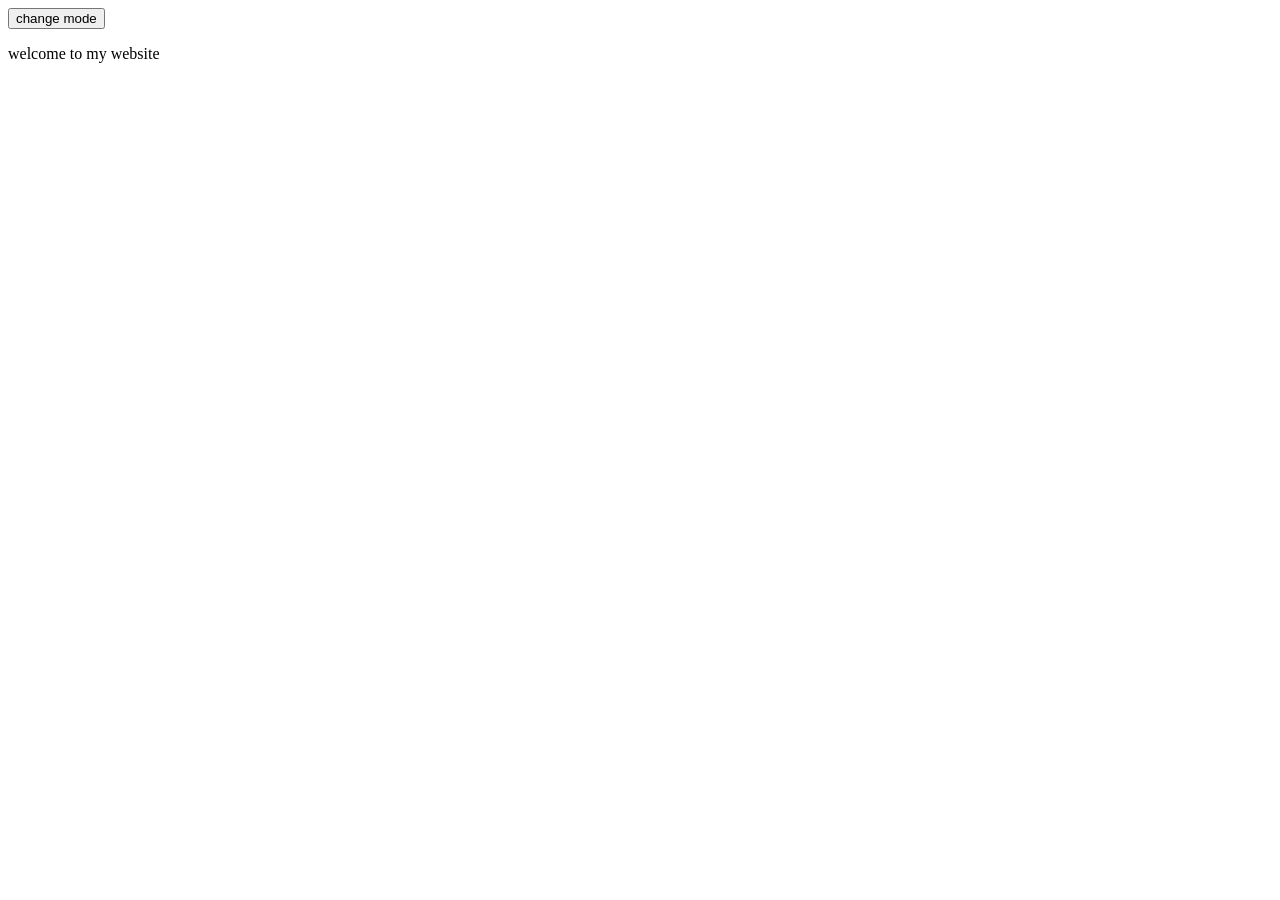
<file: index.html>
<!DOCTYPE html>
<html lang="en">
<head>
    <meta charset="UTF-8">
    <meta name="viewport" content="width=device-width, initial-scale=1.0">
    <title>Document</title>
    <link rel="stylesheet" href="style.css">
</head>
<body>
    <button id="mode">change mode</button>
    <p>welcome to my website</p>
    <script src="script.js"></script>
</body>
</html>
</file>
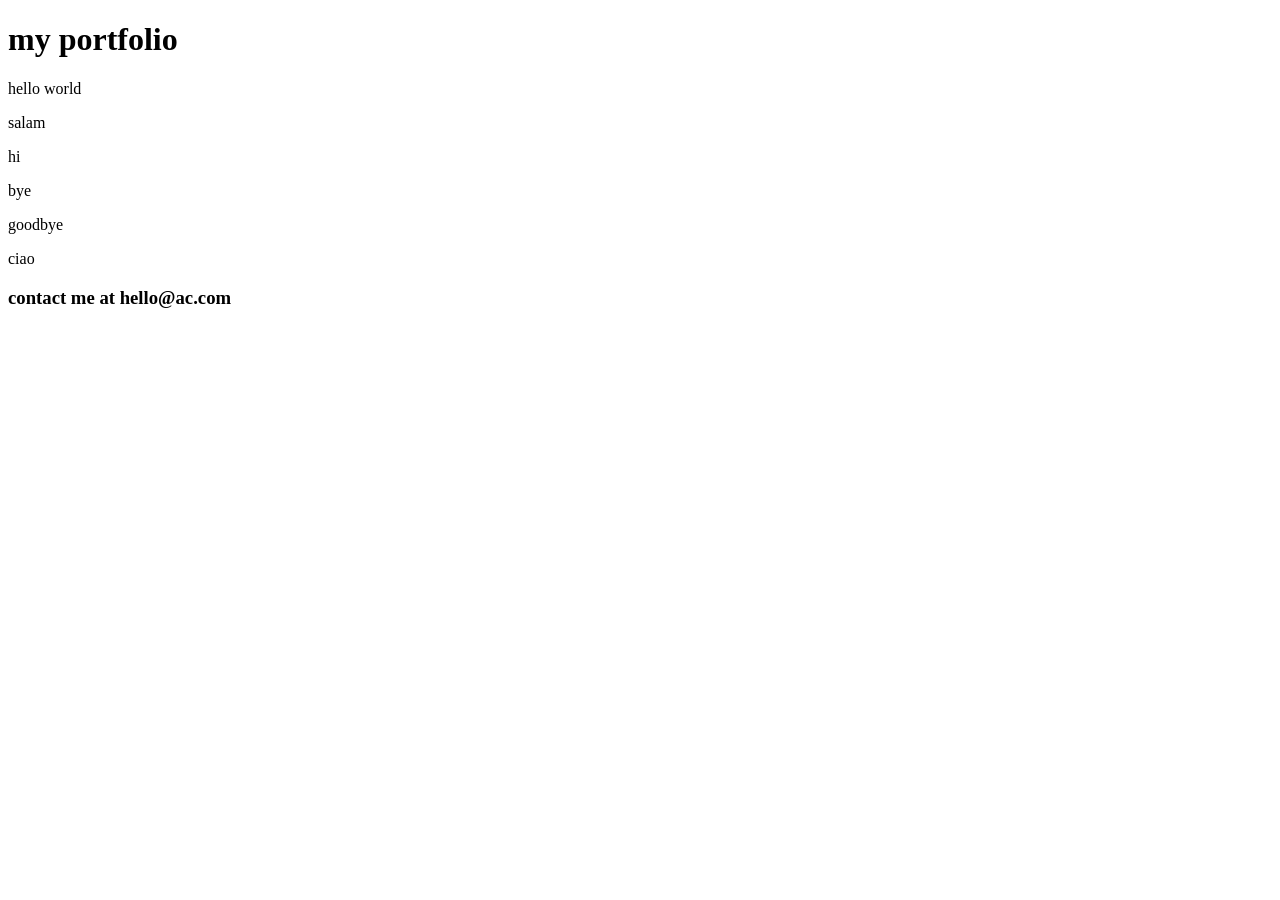
<file: inddex.html>
<!DOCTYPE html>
<html lang="en">
<head>
    <meta charset="UTF-8">
    <meta name="viewport" content="width=device-width, initial-scale=1.0">
    <title>my first code life</title>
</head>
<body>
    <!-- <img k liye>
    <img src="/notebook.jpg" alt="notebook" height="100">
    <br>
    <hr>
    <***************************************>

     <in teen alag chezo k liye >
    <b>Bold</b>
    <br>
    <i>Italic</i>
    <br>
    <u>Underlined</u>
    <br>
    <hr>
    <br>
    <br>
    <br>
    <br>
    **********************************************

    <big text me bara or small tag me chota>
    <big>this tag show big text</big>
    <hr>
    <small>this tag show small text</small>
    <hr>
    **********************************************

    <subscript yani H2O or supercript 3 2 =9 >
    <P>H<sub>2</sub>O</P>
    <br>
    <P>3<sup>2</sup> =9</P>
    <hr>
     **********************************************
 
     <pre yani jese paragraph jese likho wesa hi ata h lekin pre k istemal se text me gep ata h browzer pr>
   <Pre>Lorem ipsum dolor,                          sit amet consectetur adipisicing elit. Aliquam molestias, error vel illum iure laudantium tenetur, dolores quisquam sequi velit esse ducimus nulla porro ipsam iusto praesentium, sit beatae provident.</Pre>
   <hr>
   ************************************************ -->

   <!-- <header k liye bna rhe h hum > -->
    <header>
     <H1>my portfolio</H1>
</header>
    
    <!-- beech ka part k liye main h  -->
     <main>
     <!-- <section>education :  NSIT (CEO) | school (MAS)</section>
     <section>experiences : Microsoft | Computing yard |  Khanhouse</section>
     <article>my story :</article>
     <a href="https:\\google.com" target="_main"><img src="https://media.wired.com/photos/5926ffe47034dc5f91bed4e8/191:100/w_1280,c_limit/google-logo.jpg"
     alt="google" width="50"></a>
     <aside>this is an tag</aside> -->

     <div>
     <p>hello world</p>
     <P>salam</P>
     <P>hi</P>
    </div>

      <div>
        <P>bye</P>
        <P>goodbye</P>
        <P>ciao</P>
      </div>


     </main>

     <!-- end ka par footer hota  h  -->
     <footer>
        <h3>contact me at hello@ac.com</h3>
     </footer> 

</body>
</html>
</file>
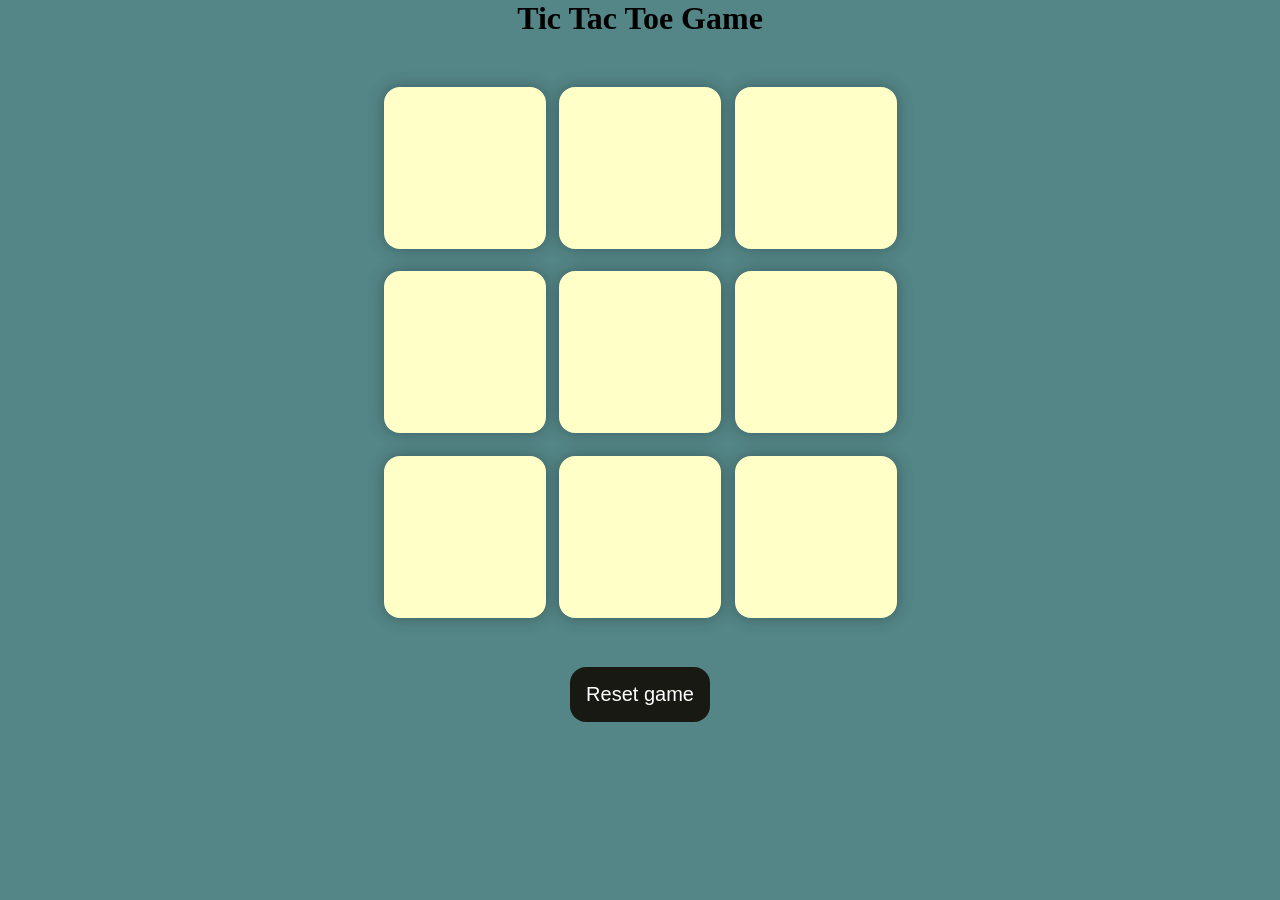
<file: index1.html>
<!DOCTYPE html>
<html lang="en">
<head>
    <meta charset="UTF-8">
    <meta name="viewport" content="width=device-width,initial-scale=1.0">
    <title>tic-tac-toe game</title>
    <link rel="stylesheet" href="style1.css">
</head>
<body>
    <div class="msg-container  hide ">
        <p id="msg">Winner</p>
    <button id="new-btn">New Game</button>
    </div>
    <main>
    <h1>Tic Tac Toe Game</h1>
    <div class="container">
    <div class="game">
        <button class="box"></button>
        <button class="box"></button>
        <button class="box"></button>
        <button class="box"></button>
        <button class="box"></button>
        <button class="box"></button>
        <button class="box"></button>
        <button class="box"></button>
        <button class="box"></button>
    </div>
    </div>
    <button id="reset-btn">Reset game</button>
    </main>
   <script src="script1.js"></script>  
</body>
</html>
</file>
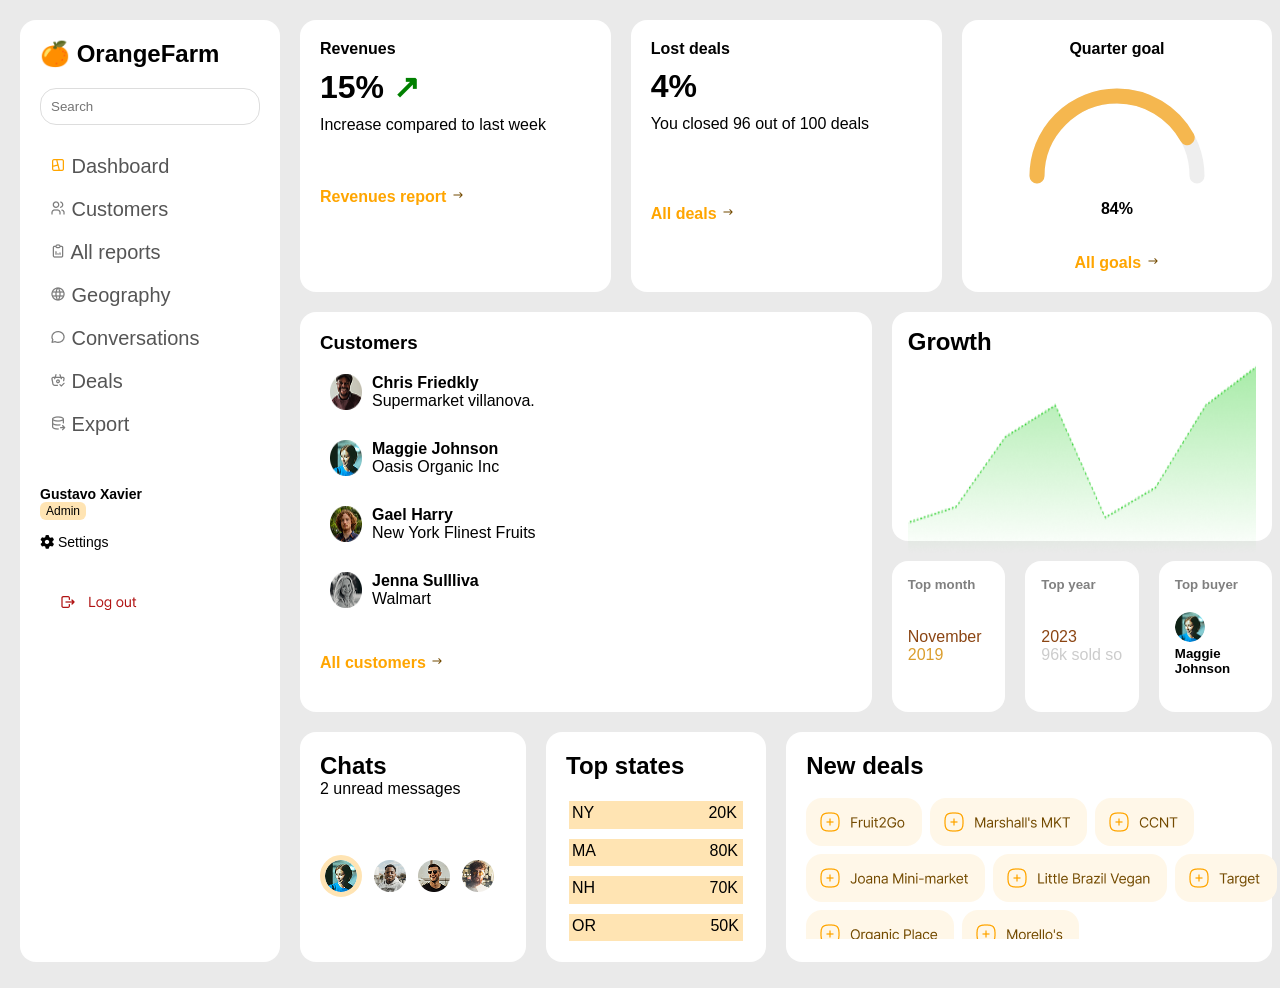
<file: index10.html>
<!DOCTYPE html>
<html lang="en">
  <head>
    <meta charset="UTF-8" />
    <meta name="viewport" content="width=device-width, initial-scale=1.0" />
    <title>Document</title>
  </head>
  <body>
    <link rel="stylesheet" href="indec10.css" />
    <link rel="stylesheet" href="https://cdnjs.cloudflare.com/ajax/libs/font-awesome/6.5.1/css/all.min.css"/>
    <div class="dashboard">
      <aside class="sidebar">
        <h2 class="logo">🍊 OrangeFarm</h2>

        <input type="text" placeholder="Search" class="search" />

        <ul class="menu">
          <li><img src="icon1.png" alt="icon"> Dashboard</li>
          <li><img src="icon2.png" alt="icon2">  Customers</li>
          <li><img src="icon3.png" alt="icon3">  All reports</li>
          <li><img src="icon4.png" alt="icon4">  Geography</li>
          <li><img src="icon5.png" alt="icon5">  Conversations</li>
          <li><img src="icon6.png" alt="icon6">  Deals</li>
          <li><img src="icon7.png" alt="icon7">  Export</li>
        </ul>
        <div class="profile">
          <p><strong>Gustavo Xavier</strong></p>
          <span class="admin">Admin</span>
          <br/>
          <br/>
          <i class="fa-solid fa-gear"></i> Settings
          <br/>
          <br/>
          <br>
          <img src="item.png" alt="item"> 
        </div>
      </aside>
    
      <main class="content">
        <div class="cards">
          <div class="card">
            <h4>Revenues</h4>
            <h2>15% <span class="up">↗</span></h2>
            <p>Increase compared to last week</p>
            <br/>
           <br/>
           <br/>
            <b style="color: orange">Revenues report</b>
            <img src="pic.png" alt="pic"/>
          </div>

          <div class="card">
            <h4>Lost deals</h4>
            <h2>4%</h2>
            <p>You closed 96 out of 100 deals</p>
            <br/>
            <br/>
            <br/>
            <br/>
            <b style="color: orange">All deals </b>
            <img src="pic.png" alt="pic"/>
          </div>
          <div class="card center">
            <h4>Quarter goal</h4>
            <br>
            <div class="gauge">
           <svg viewBox="0 0 200 120">
      <path
        d="M20 100 A80 80 0 0 1 180 100"/>
      <path class="progress"
        d="M20 100 A80 80 0 0 1 180 100"/>
    </svg>
    <div class="percent"><b>84%</b></div>
  </div>
            <br/>
            <BR>
            <b style="color: orange">All goals</b>
            <img src="pic.png" alt="pic" />
          </div>
        </div>
        <div class="parentdiv">
          <div class="box">
            <h3>Customers</h3>   

            <div class="customer">
              <img src="nice1.png" alt="pic"/>
              <div>
                <strong>Chris Friedkly</strong>
                <p>Supermarket villanova.</p>
              </div>
            </div>
           <div class="customer">
              <img src="pic1.png" alt="pic" class="pops"/>
              <div>
                <strong>Maggie Johnson</strong>
                <p>Oasis Organic Inc</p>
              </div>
            </div>

            <div class="customer">
              <img src="nice2.png" alt="pic"/>
              <div>
                <strong>Gael Harry</strong>
                <p>New York Flinest Fruits</p>
              </div>
            </div>

            <div class="customer">
              <img src="nice3.png" alt="pic"/>
              <div>
                <strong>Jenna Sullliva</strong>
                <p>Walmart</p>
              </div>
            </div>
            <br/>
            <br/>
            <b style="color: orange">All customers</b>
            <img src="pic.png" alt="pic" />
          </div>
          <div class="box1">
            <div class="carde1">
                   <h2>Growth</h2>
                   <img src="lik.png" alt="pic">
            </div>
            <div class="carde2">
              <div class="div1">
                <h5 style="color: grey;">Top month</h5>
                <br>
                <br>
                <p style="color: #8b4513;">November</p>
                <P class="pre">2019</P>
              </div>
              <div class="div2">
                <h5 style="color: grey;">Top year</h5>
               <br>
               <br>
               <p style="color: #8b4513;">2023</p>
               <p>96k sold so </p>
              </div>
              <div class="div3">
                <h5 style="color: grey;">Top buyer</h5>
                <img src="pic1.png" alt="pic1">
                <br>
                <h5 style="color: black;">Maggie Johnson</h5>
                 </div>
                </div>
            </div>
          </div>
          <div class="box2">
          <div class="div4">
            <div class="nike2">

              <h2>Chats</h2>
              <p>2 unread messages</p>
            </div>
            <div class="nike">
              <img src="pic1.png" alt="pic1" class="active">
              <img src="pic3.png" alt="pic3">
              <img src="pic2.png" alt="pic2">
              <img src="pic4.png" alt="pic4">
            </div>
        </div>
              <div class="div5">
             <h2>Top states</h2>
             <br>
             <div class="mike">
             <p style="word-spacing: 110px;" class="a">NY 20K</p>
             <p style="word-spacing: 110px;" class="b">MA 80K</p>
             <P style="word-spacing: 110px;" class="c">NH 70K</P>
             <P style="word-spacing: 110px;" class="d">OR 50K</P>
             </div>
             </div>
              <div class="div6">
             <h2>New deals</h2>                         
             <br>    
             <img src="sick.png" alt="sick">                                                                                  
             </div>
          </div>
        </div>
      </main>
  </body>
</html>
</file>
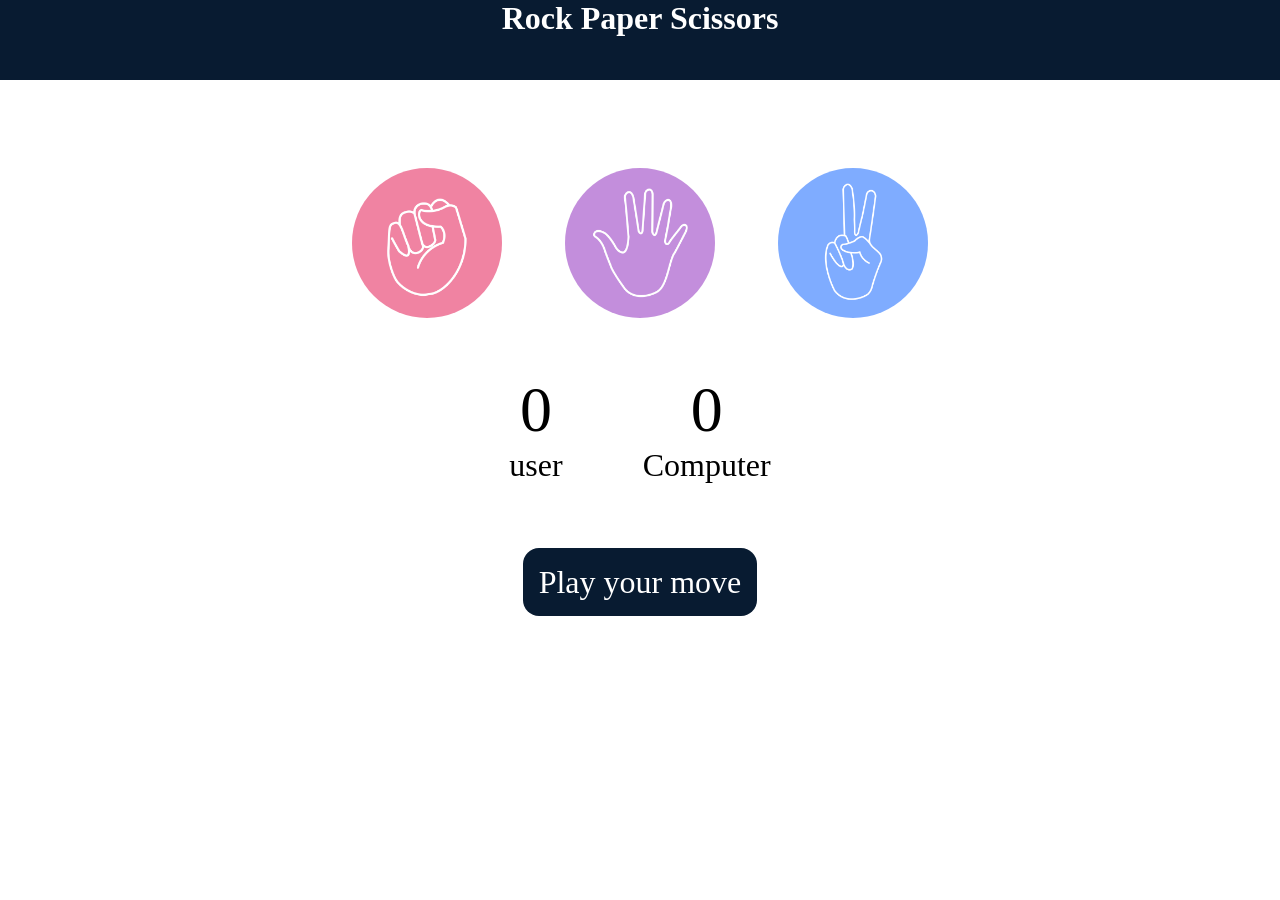
<file: index2.html>
<!DOCTYPE html>
<html lang="en">
<head>
    <meta charset="UTF-8">
    <meta name="viewport" content="width=device-width, initial-scale=1.0">
    <title>Rock Paper Scissors Game</title>
    <link rel="stylesheet" href="style2.css">
</head>
<body>
    <h1>Rock Paper Scissors</h1>
    <div class="choices">
        <div class="choice" id="rock">
            <img src="rock.png">
        </div>
        <div class="choice" id="paper">
            <img src="paper.png">
        </div>
        <div class="choice" id="scissors">
            <img src="scissors.png">
        </div>
    </div>
    <div class="score-board">
        <div class="score">
            <p id="user-score">0</p>
            <p>user</p>
        </div>
          <div class="score">
            <p id="comp-score">0</p>
            <p>Computer</p>
        </div>
    </div>
    <div class="msg-container">
        <p id="msg">Play your move</p>
    </div>
    <script src="script2.js"></script>
</body>
</html>
</file>
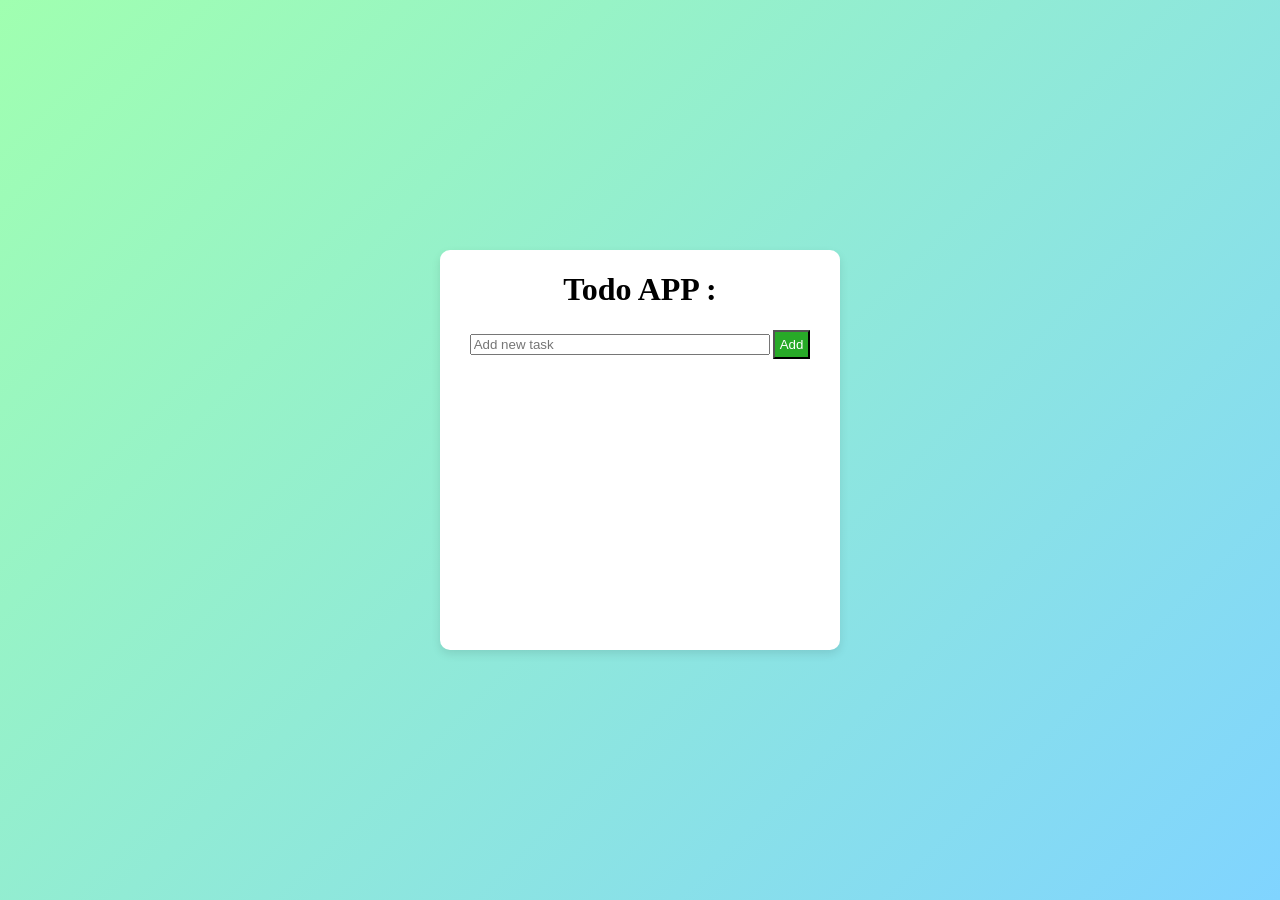
<file: index6.html>
<!DOCTYPE html>
<html lang="en">
<head>
    <meta charset="UTF-8">
    <meta name="viewport" content="width=device-width, initial-scale=1.0">
    <title>Document</title>
    <link rel="stylesheet" href="style6.css">
</head>
<body>
  <div class="parent">
  <div class="child">
  <h1 class="heading">Todo APP :</h1>
  <div class="inputs">
  <input type="text" placeholder="Add new task" class="input">
  <button class="addBtn">Add</button>
   </div>
   <div class="uls">
  <ul class="ul"></ul>
  </div>
  </div>
  </div>
    <script src="script6.js"></script>
</body>
</html>
</file>
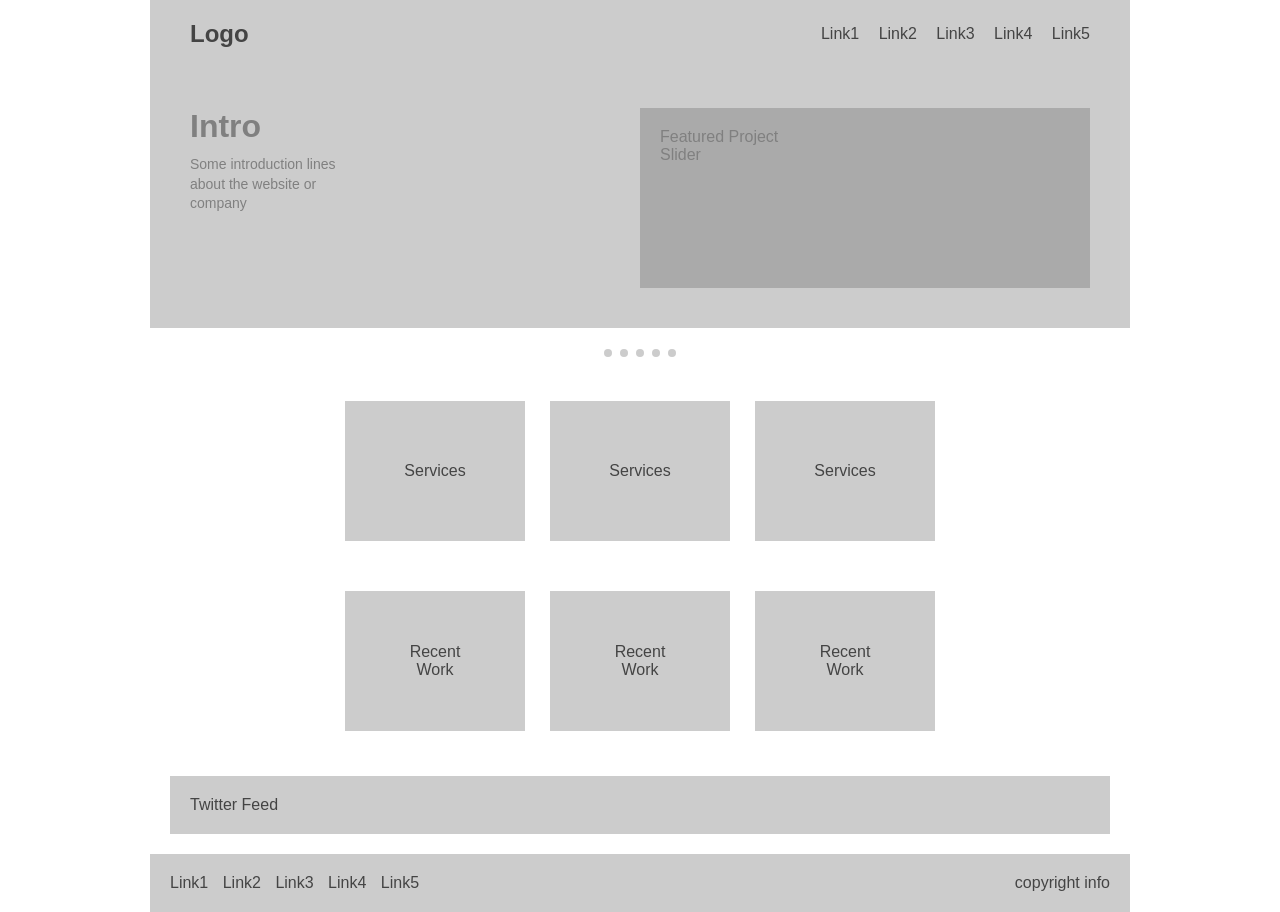
<file: index7.html>
<!DOCTYPE html>
<html lang="en">
<head>
    <meta charset="UTF-8">
    <meta name="viewport" content="width=device-width, initial-scale=1.0">
    <title>Document</title>
</head>
<body>
    
<link rel="stylesheet" href="indec7.css">

<div class="wrapper">

    <header class="top-bar">
        <div class="logo">Logo</div>
        <nav class="nav-links">
            <a href="#">Link1</a>
            <a href="#">Link2</a>
            <a href="#">Link3</a>
            <a href="#">Link4</a>
            <a href="#">Link5</a>
        </nav>
    </header>

    <section class="intro-section">
        <div class="intro-text">
            <h1>Intro</h1>
            <p>Some introduction lines<br>about the website or<br>company</p>
        </div>
        <div class="slider-box">
            Featured Project<br>Slider
        </div>
    </section>

    <div class="dots">
        <span></span><span></span><span></span><span></span><span></span>
    </div>

    <section class="services-section">
        <div class="box">Services</div>
        <div class="box">Services</div>
        <div class="box">Services</div>
    </section>

    <section class="recent-section">
        <div class="box">Recent<br>Work</div>
        <div class="box">Recent<br>Work</div>
        <div class="box">Recent<br>Work</div>
    </section>

    <section class="twitter-section">
        <div class="twitter-box">Twitter Feed</div>
    </section>

    <footer class="footer">
        <div class="footer-links">
            <a href="#">Link1</a>
            <a href="#">Link2</a>
            <a href="#">Link3</a>
            <a href="#">Link4</a>
            <a href="#">Link5</a>
        </div>
        <div class="copy">copyright info</div>
    </footer>
    </div>

</body>
</html>
</file>
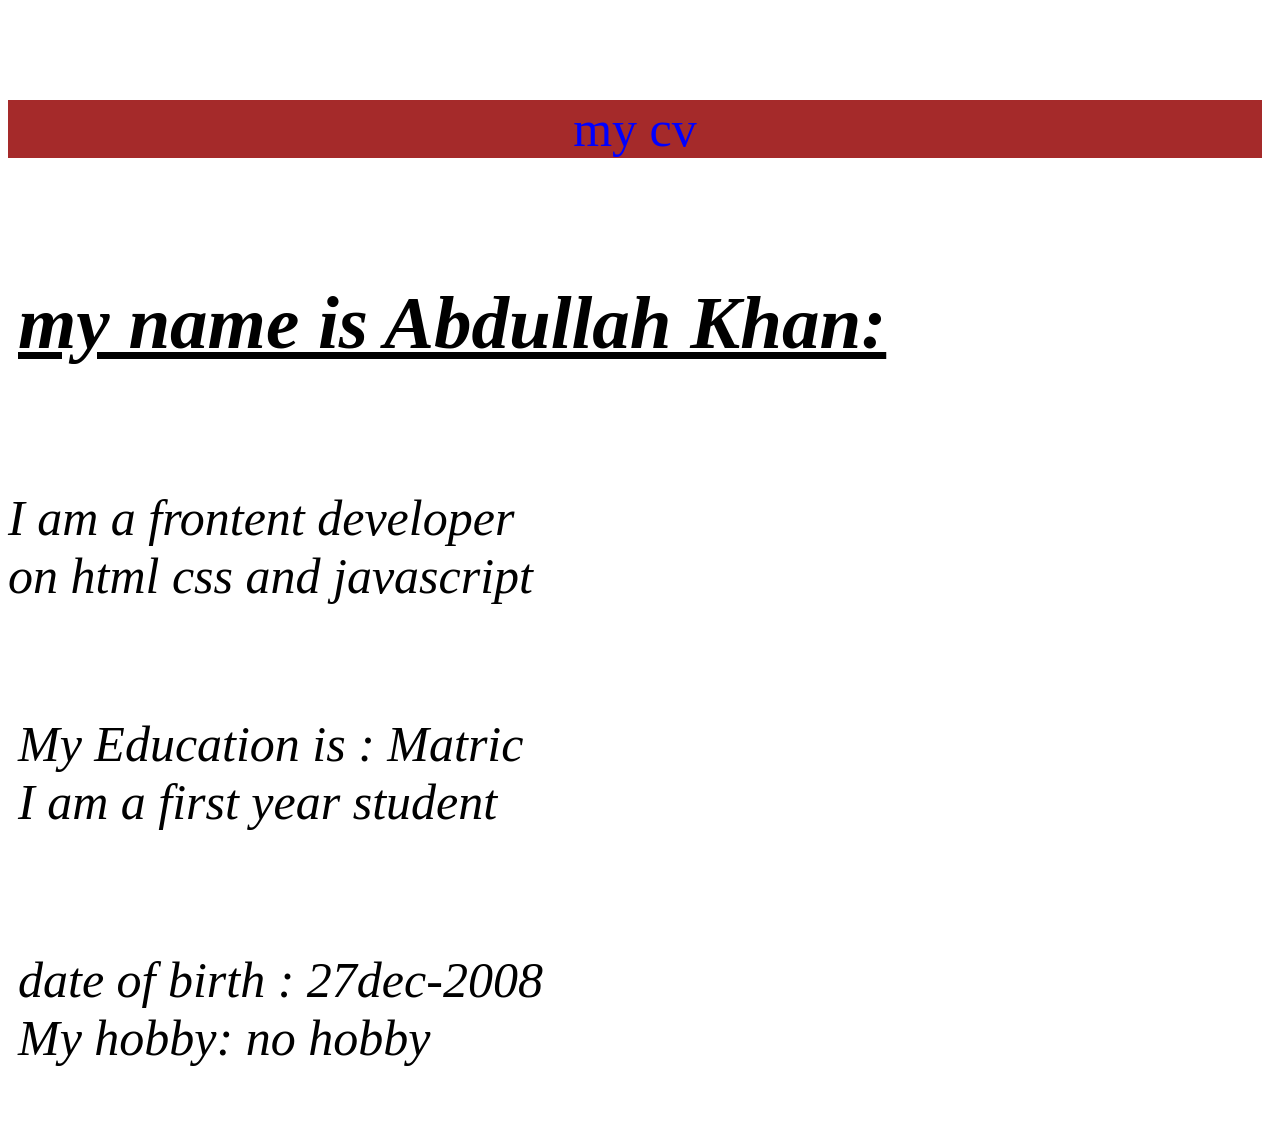
<file: index8.html>
<!DOCTYPE html>
<html lang="en">
<head>
    <meta charset="UTF-8">
    <meta name="viewport" content="width=device-width, initial-scale=1.0">
    <title>Document</title>
</head>
<body>
    
<link rel="stylesheet" href="indec8.css">

<div class="lala">
<p>my cv</p>
</div>


<div class="name">
  <h2>my name is Abdullah Khan: </h2>
</div>


<div class="khan">
  <P>I am a frontent developer <br>on html css and javascript </P>
</div>
   
<div class="grade">
      <p>My Education is : Matric<br>I am a first year student</p>
</div>

<div class="nav">
    <P>date of birth : 27dec-2008<br>My hobby: no hobby </P>
</div>

<div id="noo">
 <P></P>
</div>

</body>
</html>
</file>
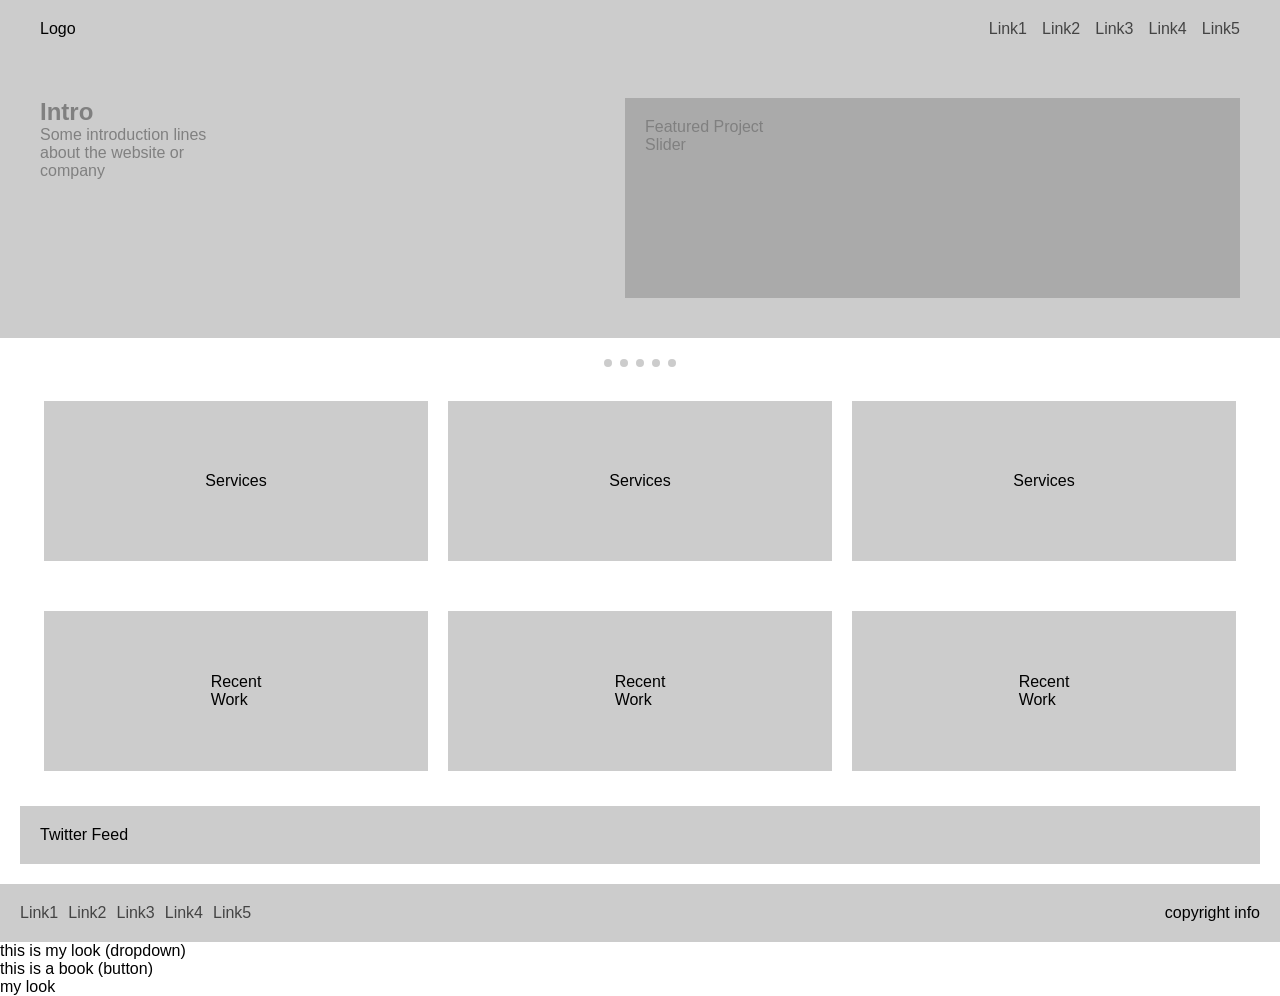
<file: index9.html>
<!DOCTYPE html>
<html lang="en">
<head>
    <meta charset="UTF-8">
    <meta name="viewport" content="width=device-width, initial-scale=1.0">
    <title>Document</title>
</head>
<body>
    <link rel="stylesheet" href="indec9.css">


    <header class="top-bar">
        <div class="logo">Logo</div>
        <nav class="nav-links">
            <a href="#">Link1</a>
            <a href="#">Link2</a>
            <a href="#">Link3</a>
            <a href="#">Link4</a>
            <a href="#">Link5</a>
        </nav>
    </header>

    <section class="intro-section">
        <div class="intro-text">
            <h1>Intro</h1>
            <p>Some introduction lines<br>about the website or<br>company</p>
        </div>
        <div class="slider-box">
            Featured Project<br>Slider
        </div>
    </section>

    <div class="dots">
        <span></span><span></span><span></span><span></span><span></span>
    </div>

    <section class="services-section">
        <div class="box">Services</div>
        <div class="box">Services</div>
        <div class="box">Services</div>
        <div class="box">Recent<br>Work</div>
        <div class="box">Recent<br>Work</div>
        <div class="box">Recent<br>Work</div>
    </section>

    <section class="twitter-section">
        <div class="twitter-box">Twitter Feed</div>
    </section>

    <footer class="footer">
        <div class="footer-links">
            <a href="#">Link1</a>
            <a href="#">Link2</a>
            <a href="#">Link3</a>
            <a href="#">Link4</a>
            <a href="#">Link5</a>
        </div>
        <div class="copy">copyright info</div>
    </footer>



    <p>this is my look (dropdown)</p>
    <P> this is a book (button)</P>

    <p>my look</p>


</body>
</html>
</file>
<file: style.css>
.dark {
    background-color: black;
    color: white;
}

.light {
    background-color: white;
    color: black;
}
</file>
<file: style1.css>
* {
    margin: 0;
    padding: 0;
}

body {
    background-color: #548687;
    text-align: center;
}


.container {
    height: 70vh;
     display: flex;
    /* flex-wrap: wrap; */
    justify-content: center;
    align-items: center;
}

.game {
    height: 60vmin;
    width: 60vmin;
    display: flex;
    flex-wrap: wrap;
    justify-content: center;
    align-items: center;
    gap: 1.5vmin;

}


.box {
 height: 18vmin;
 width: 18vmin;
 border-radius: 1REM;
 border: none;
 box-shadow: 0 0 1rem rgba(0,0,0,0.3 );
 font-size: 8vmin;
 color: #b0413e;
 background-color: #ffffc7;
}



#reset-btn {
    padding: 1rem ;
    font-size: 1.25rem;
    background-color: #191913;
    color: #fff;
    border-radius: 1rem;
    border: none ;
}



#new-btn {
    padding: 1rem ;
    font-size: 1.25rem;
    background-color: #191913;
    color: #fff;
    border-radius: 1rem;
    border: none ;
}


#msg {
    color: #ffffc7;
    font-size: 5vmin;
}


.msg-container {
    height: 100vmin;
    display: flex;
    justify-content: center;
    align-items: center ;  
    flex-direction: column;
    gap: 4rem;
}

.hide {
    display: none;
}


.oColor {
    color: blue;
}

.xColor {
    color: red;
}
</file>
<file: indec10.css>
*{
  margin:0;
  padding:0;
  box-sizing:border-box;
  font-family: Arial, sans-serif;
}

body{
  background:#eaeaea;
  width: 100%;
  height: 100%;
}


.dashboard{
  display:flex;
  gap:20px;
  padding:20px;

}

.sidebar{
  width:260px;
  background:#fff;
  border-radius:16px;
  padding:20px;
}

.logo{
  margin-bottom:20px;
}

.gauge{
  position: relative;
  width: 200px;
  margin: auto;
}

svg{
  width: 100%;
}

svg path{
  fill: none;
  stroke: #eee;
  stroke-width: 15;
  stroke-linecap: round;
}

.progress{
  stroke: #f5b74f;
  stroke-dasharray: 251;
  stroke-dashoffset: 40; 
}

.search{
  width:100%;
  padding:10px;
  border-radius:16px;
  border:1px solid #ddd;
  margin-bottom:20px;
}

.menu{
  list-style:none;
}

.menu li{
  padding:10px;
  border-radius:8px;
  cursor:pointer;
  color:#555;
  font-size: 20px;
}

.menu li:hover{
  background:#fff4dd;
}

.profile{
  margin-top:40px;
  font-size:14px;
}

.admin{
  background:#ffe4b3;
  padding:2px 6px;
  border-radius:6px;
  font-size:12px;
}

.content{
  flex:1;
}

.cards{
  display:grid;
  grid-template-columns: repeat(3,1fr);
  gap:20px;
  margin-bottom:20px;
}

.card{
  background:#fff;
  border-radius:16px;
  padding:20px;
}

.card h2{
  font-size:32px;
  margin:10px 0;
}

.up{
  color:green;
}

.center{
  text-align:center;
}

.box{
  background:#fff;
  border-radius:16px;
  padding:20px;
  width: 60%;
}

.customer:hover{
   background-color: #fff4dd;
   cursor: pointer;
}

.customer{
  display:flex;
  gap:10px;
  padding:10px;
  border-radius:10px;
  margin-top:10px;
}

.look {
  padding-left: 120px;
  margin-top: 10px;
}

.box1 {
  width: 40%;
  height: 100%;
  gap: 20px;
 display: flex;
 flex-direction: column;
}

.parentdiv {
  display: flex;
  height: 400px;
  width:100%;
  gap: 20px;
}

.carde1 {
  border-radius: 16px;
 height: 60%;
 background-color: #fff;
 padding: 16px;
}

.carde2 {
height: 40%;
display: flex;
justify-content: space-between;
width: 100%;
gap: 20px;
}

.div1 { 
  border-radius: 16px;
  background-color: #fff;
  color: #ccc;
  width: 100%;
  padding: 16px;
}


.div2 {
     border-radius: 16px;
  background-color: #fff;
  color: #ccc;
  width: 100%;
  padding: 16px;

}

.div3  {
    border-radius: 16px;
  background-color: #fff;
  color: #ccc;
  width: 100%;
  padding: 16px;
}

.pre {
  color: #db9e2e; 
}

.div3 img {
  border-radius: 50px;
  width: 30px;
margin-top: 20px;
  
}

.carde1 img {
  width: 100%;
  height: 100%;
}

.box2 {
 display: flex;
 width: 100%;
  height: 250px;
  padding-top: 20px;
  gap: 20px;
}

.div4 {
  width: 25%;
  background-color: #fff;
  padding: 20px;
  border-radius: 16px;
}

.div5 {
  width: 25%;
  background-color: #fff;
  padding: 20px;
  border-radius: 16px;
}



.div6 {
  width: 50%;
  background-color: #fff;
  padding: 20px;
  border-radius: 16px;
}


.div5 img {
   width: 100%;
   height: 15%;
}

.nike {
  height: 70%;
  display: flex;
  align-items: center;
}

.nike2 {
   height: 30%;
}


.div7 {
  width: 25%;
  background-color: #fff;
  padding: 20px;
  border-radius: 16px;
}


.active{
  border: 5px solid #ffe4b3;
  border-radius: 70px;
}

.mike{
 display: flex;
 flex-direction: column;
 gap: 10px ;
 width: 100%;
 height: 100%;
 padding: 3px;
}

.a{
  background-color: #ffe4b3;
  width: 100%;
  height: 15%;
  padding: 3px;
  gap: 5px;
  }

.b{
  background-color: #ffe4b3;
  width: 100%;
  height: 15%;
  padding: 3px;
}

.c{
 background-color: #ffe4b3;
  width: 100%;
  height: 15%;
  padding: 3px;
}


.d{
  background-color: #ffe4b3;
  width: 100%;
  height: 15%;
  padding: 3px;
}
</file>
<file: style2.css>
* {
    margin: 0;
    padding: 0;
    text-align: center;
}

h1 {
    background-color: #081b31;
    color: #fff;
    height: 5rem;
} 

.choice {
    height: 165px;
    width: 165px;
    border-radius: 50%;
    display: flex;
    justify-content: center;
    align-items: center;

}

.choice:hover {
    cursor: pointer;
    background-color: #081b31;
}

img {
    height: 150px;
    width: 150px;
    object-fit: cover;
    border-radius: 50%;
}

.choices {
    display: flex;
    justify-content: center;
    align-items: center;
    gap: 3rem;
    margin-top: 5rem;
}


.score-board {
    display: flex;
    justify-content: center;
    align-items: center;
    font-size: 2rem;
    margin-top: 3rem;
    gap: 5rem;
}

#user-score,
#comp-score {
    font-size: 4rem;
}

.msg-container {
  margin-top: 5rem;
}

#msg {
    background-color: #081b31;
    color: #fff;
    font-size: 2rem;
    display: inline;
    padding: 1rem;
    border-radius: 1rem;
}
</file>
<file: style6.css>
/* body {
  overflow: hidden;
}



.delbtn {
  margin-left: auto;
  
}

.delbtn:hover {
  cursor: pointer;
  color: red;
}


.editBtn:hover {
  cursor: pointer;
  color: red;
}


.parent   {
  display:  flex;
  align-items: center;
  justify-content : center;
  flex-direction : column;
  background: linear-gradient(135deg, #a0ffb0, #80d4ff);
  height: 100vh;
}


.li {
   display: flex;
  justify-content: space-between; 
  align-items: center;
  padding: 5px;
  border: 1px solid grey;
 margin-bottom: 10px;
 width: auto;
} 

.li span {
  flex: 1;
  overflow-x: auto;
  white-space: nowrap;
  
}

.delbtn,.editBtn {
    margin-left: 5px;
}


.li:hover {
  box-shadow: 2px 2px 5px rgba(0,0,0,0.2);
}

.ul {
  height: 260px;
  overflow: scroll; 
  padding: 20px;
  scroll-behavior: smooth;
}


.child {
  background-color: #fff;
  width: 400px;
  height: 400px;
   border-radius: 10px;
  box-shadow: 0 4px 10px rgba(0,0,0,0.1);
}

.heading {
  display: flex;
  align-items: center;
  justify-content: center;
  cursor: pointer;
    transition: color 0.3s ease;

}

.heading:hover {
  color: blue;
  text-decoration: underline;
}

.inputs {
  width: 100%;
  display: flex;
  align-items: center;
  justify-content: center;
  gap:3px;
}

.addBtn {
  background-color: rgb(40, 170, 40);
  color: #fff;
  padding: 5px;
}

.addBtn:hover {
cursor: pointer;
}

.input {
  width: 75%; 
}


.input:focus {
  outline: 2px solid deepskyblue;
} */


* {
  box-sizing: border-box;
  }

body {
overflow: hidden;
margin: 0;
}

.delbtn {
margin-left: auto;
}

.delbtn:hover {
cursor: pointer;
color: red;
}

.editBtn:hover {
cursor: pointer;
color: red;
}

.delbtn, .editBtn {
margin-left: 5px;
}

.parent {
display: flex;
align-items: center;
justify-content: center;
flex-direction: column;
background: linear-gradient(135deg, #a0ffb0, #80d4ff);
height: 100vh;
}

/* CARD */
.child {
background-color: #fff;
width: 400px;
height: 400px;
border-radius: 10px;
box-shadow: 0 4px 10px rgba(0,0,0,0.1);
overflow: hidden; /* 🔥 important fix */
}

.heading {
display: flex;
align-items: center;
justify-content: center;
cursor: pointer;
transition: color 0.3s ease;
}

.heading:hover {
color: blue;
text-decoration: underline;
}

.inputs {
width: 100%;
display: flex;
align-items: center;
justify-content: center;
gap: 3px;
}

.addBtn {
background-color: rgb(40, 170, 40);
color: #fff;
padding: 5px;
}

.addBtn:hover {
cursor: pointer;
}

.input {
width: 75%;
}

.input:focus {
outline: 2px solid deepskyblue;
}

.ul {
height: 260px;
overflow-y: auto;      
overflow-x: hidden;    
padding: 10px;        
scroll-behavior: smooth;
}




.li {
display: flex;
/* justify-content: space-between; */
align-items: center;
padding: 5px;
border: 1px solid grey;
margin-bottom: 10px;
}

.li span {
flex: 1;
overflow-x: auto;
white-space: nowrap;
}

.li:hover {
box-shadow: 2px 2px 5px rgba(0,0,0,0.2);
}
</file>
<file: indec7.css>
*{
    margin: 0;
    padding: 0;
    box-sizing: border-box;
    font-family: sans-serif;
}

body{
    background: #fff;
}

/* ---------------------- */
/* MAIN PAGE WRAPPER FIX  */
/* ---------------------- */
.wrapper{
    max-width: 980px;
    margin: auto;
    background: #fff;
}

/* ---------------------- */

.top-bar{
    background: #ccc;
    padding: 20px 40px;
    display: flex;
    justify-content: space-between;
    align-items: center;
}

.logo{
    font-size: 24px;
    font-weight: bold;
    color: #444;
}

.nav-links a{
    margin-left: 15px;
    color: #444;
    text-decoration: none;
}

.intro-section{
    background: #ccc;
    padding: 40px;
    display: flex;
    justify-content: space-between;
    color: gray;
}

.intro-text h1{
    font-size: 32px;
    margin-bottom: 10px;
}

.intro-text p{
    font-size: 14px;
    line-height: 1.4;
}

.slider-box{
    width: 50%;
    height: 180px;
    background: #aaa;
    padding: 20px;
}

.dots{
    text-align: center;
    padding: 15px 0;
}

.dots span{
    display: inline-block;
    width: 8px;
    height: 8px;
    background: #ccc;
    margin: 0 4px;
    border-radius: 50%;
}

.services-section, 
.recent-section{
    display: flex;
    justify-content: center;
    gap: 25px;
    padding: 25px 0;
}

.box{
    width: 180px;
    height: 140px;
    background: #ccc;
    display: flex;
    justify-content: center;
    align-items: center;
    color: #444;
    text-align: center;
    font-size: 16px;
}

.twitter-section{
    padding: 20px;
}

.twitter-box{
    background: #ccc;
    padding: 20px;
    text-align: left;
    color: #444;
}

.footer{
    background: #ccc;
    padding: 20px;
    display: flex;
    justify-content: space-between;
}

.footer-links a{
    margin-right: 10px;
    text-decoration: none;
    color: #444;
}

.copy{
    color: #444;
}
</file>
<file: indec8.css>
.lala {
    font-size: 50px;
    background-color: brown;
    color: blue;
    text-align: center;
    margin-top: 100px;
    margin-right: 10px;
}

.name {
    font-size: 50px;
    font-style: italic;
    padding: 10px;
    text-decoration: underline;
}

.khan{
    font-size: 50px;
    font-style: oblique;

}

.grade {
    font-size: 50px;
    font-style: italic;
    padding: 10px;
}

.nav {
    font-size: 50px;
    font-style: italic;
    padding: 10px;
}

#noo {
        
}
</file>
<file: indec9.css>
*{
    margin: 0;
    padding: 0;
    box-sizing: border-box;
    font-family: sans-serif;
}

body{
    background: #fff;
}

/* ---------------- TOP BAR ---------------- */
.top-bar{
    background: #ccc;
    padding: 20px 40px;
    display: flex;
    flex-wrap: wrap;
    justify-content: space-between;
    align-items: center;
    gap: 10px;
}

.nav-links{
    display: flex;
    flex-wrap: wrap;
    gap: 15px;
}

.nav-links a{
    color: #444;
    text-decoration: none;
}

/* ---------------- INTRO SECTION ---------------- */
.intro-section{
    background: #ccc;
    padding: 40px;
    display: flex;
    flex-wrap: wrap;
    justify-content: center;
    gap: 20px;
    color: gray;
}

.intro-text{
    flex: 1 1 250px;
    min-width: 230px;
}

.slider-box{
    flex: 1 1 300px;
    min-width: 250px;
    height: 200px;
    background: #aaa;
    padding: 20px;
}

/* ---------------- DOTS ---------------- */
.dots{
    text-align: center;
    padding: 15px 0;
}

.dots span{
    display: inline-block;
    width: 8px;
    height: 8px;
    background: #ccc;
    margin: 0 4px;
    border-radius: 50%;
}

/* ---------------- SERVICES + RECENT ---------------- */
.services-section, .recent-section{
    display: flex;
    justify-content: center;
    flex-wrap: wrap;
    gap: 20px;
}

.box{
    width: 30%;
    min-width: 260px;
    height: 160px;
    background: #ccc;
    display: flex;
    justify-content: center;
    align-items: center;
    margin: 15px 0;
}

/* ---------------- TWITTER ---------------- */
.twitter-section{
    padding: 20px;
}

.twitter-box{
    background: #ccc;
    padding: 20px;
}

/* ---------------- FOOTER ---------------- */
.footer{
    background: #ccc;
    padding: 20px;
    display: flex;
    flex-wrap: wrap;
    justify-content: space-between;
    gap: 15px;
}

.footer-links{
    display: flex;
    flex-wrap: wrap;
    gap: 10px;
}

.footer-links a{
    text-decoration: none;
    color: #444;
}
@media (max-width: 992px) {
    .box{
        width: 45%;
    }
}

@media (max-width: 600px) {
    .box{
        width: 90%;
    }
}
</file>
